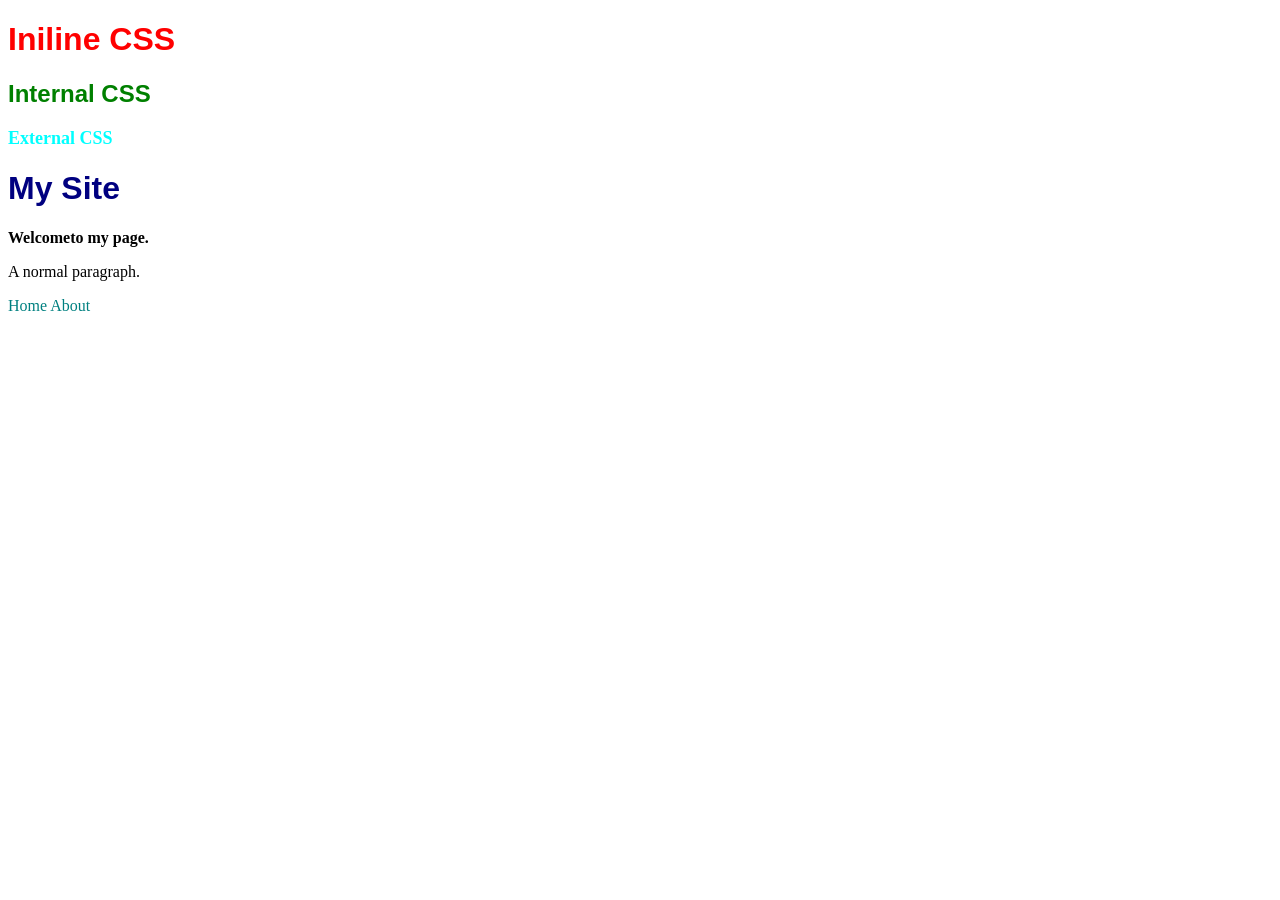
<file: index.html>
<!DOCTYPE html>
<html lang="en">
<head>
    <meta charset="UTF-8">
    <meta name="viewport" content="width=device-width, initial-scale=1.0">
    <title>Style</title>
    <style>
      h2{
        color: green;
      }
    </style>
    <link rel="stylesheet" href="style.css">

</head>
<body>
   <h1 style="color:red">Iniline CSS</h1> 
   <h2>Internal CSS</h2>
   <h3>External CSS</h3>

   <h1 id="main-title">My Site</h1>
   <p class="intro">Welcometo my page.</p>
   <p>A normal paragraph.</p>
   <nav>
    <a href="#">Home</a>
    <a href="#">About</a>
   </nav>
</body>
</html>
</file>
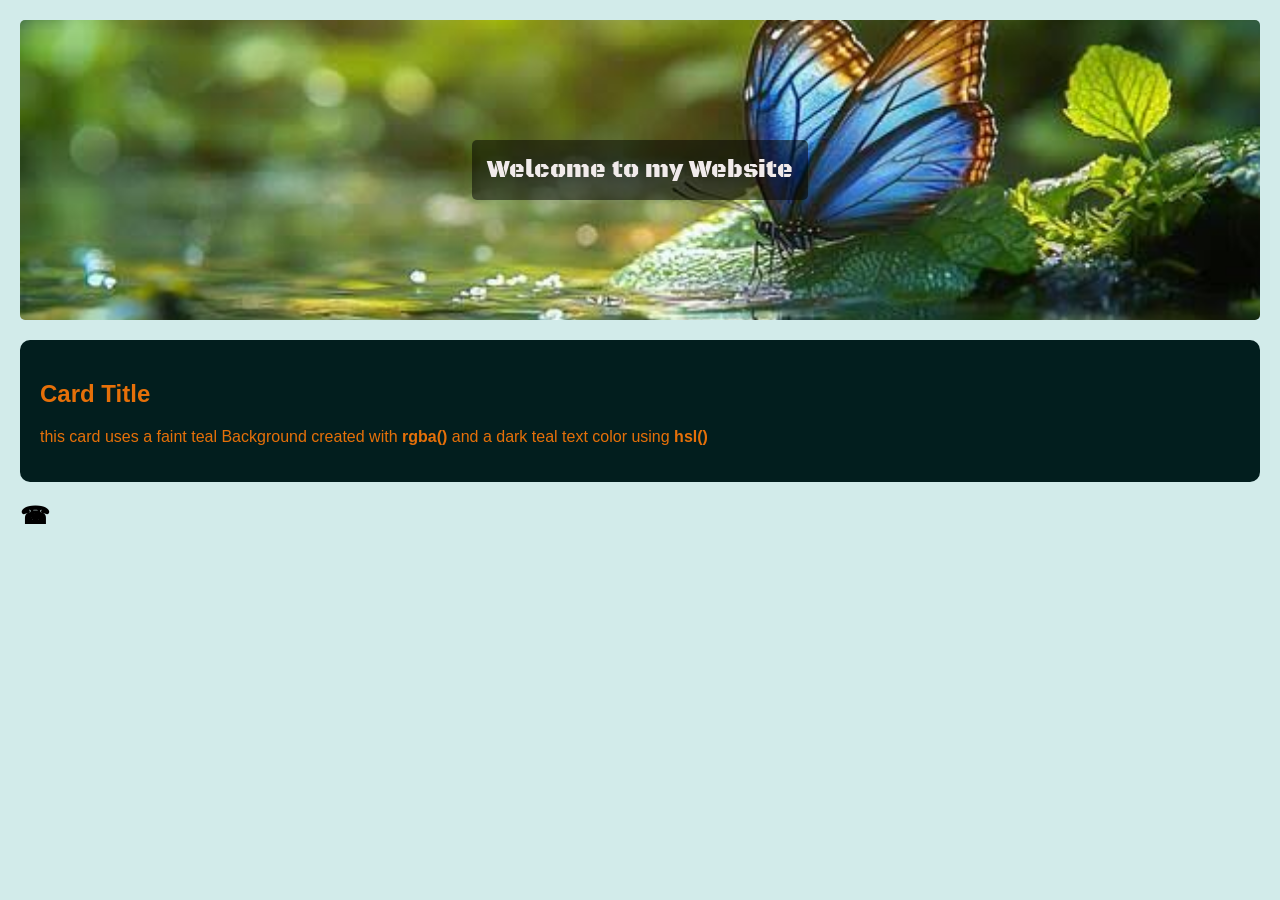
<file: Background/index.html>
<!DOCTYPE html>
<html lang="en">
<head>
    <meta charset="UTF-8">
    <meta name="viewport" content="width=device-width, initial-scale=1.0">
    <title>Background</title>


    <link rel="preconnect" href="https://fonts.googleapis.com">
<link rel="preconnect" href="https://fonts.gstatic.com" crossorigin>
<link href="https://fonts.googleapis.com/css2?family=Black+Ops+One&family=Oswald:wght@200..700&display=swap" rel="stylesheet">
      

<link rel="preconnect" href="https://fonts.googleapis.com">
<link rel="preconnect" href="https://fonts.gstatic.com" crossorigin>
<link href="https://fonts.googleapis.com/css2?family=Black+Ops+One&family=Manrope:wght@200..800&family=Nunito:ital,wght@0,200..1000;1,200..1000&family=Oswald:wght@200..700&family=Playwrite+ID:wght@100..400&family=Yuyu&family=Yuyu+Short&display=swap" rel="stylesheet">

    <style>

     body{
       background-color: rgb(210, 235, 234);
        font-family: Arial, sans-serif;
        margin:0px;
        padding: 20px;
        }


        
    .hero{
        background-image: url("images.jpg");
        background-size: cover;
        background-position: center;
        background-repeat: no-repeat;
        color:rgb(241, 235, 235);
        
        height: 300px;
        display: flex;
        align-items: center;
        justify-content: center;
        text-align: center;
        border-radius: 5px;
        margin-bottom: 20px;
    
    }

    .card{
        background-color: rgb(2, 30, 30);
        color: rgb(230, 112, 9);
        padding: 20px;
        border-radius: 10px;
        margin:20px auto;
        box-shadow: (0px,2px,8px);

        }

        h1{
            background-color: rgba(0, 0, 0, 0.5);
            border-radius: 5px;
            padding: 15px;

           
  font-family: "Black Ops One", system-ui;
  font-weight: 400;
  font-style: normal;
           
       }


     
       p{
        font-family: "Yuyu", sans-serif;
         font-weight: 400;
          font-style: normal;
       }

  
  

       






    </style>
</head>
<body>
    
    <section class="hero">
        <h1>Welcome to my Website</h1>
    </section>

    <div class="card">
        <H2>Card Title</H2>
   

    <p>
      this card uses a faint teal Background created with 
      <strong>   rgba()</strong>
     and a dark teal text color using
       <strong> hsl()</strong>
     
    </p>
     </div>



     <div id="phone">
        <h2>&phone;</h2>
     </div>


<p>

</p>

      
</body>
</html>
</file>
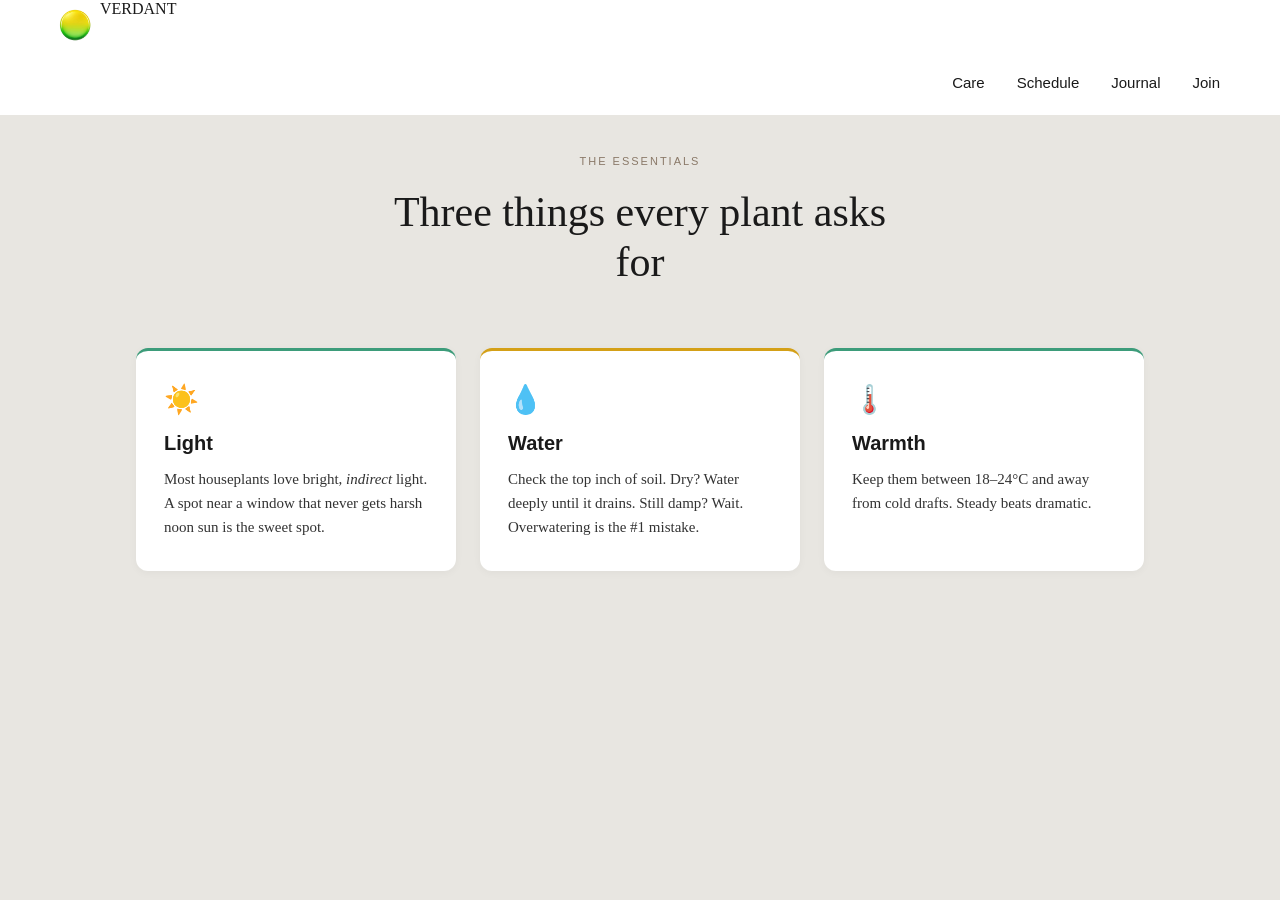
<file: Main_Project/index.html>
<!DOCTYPE html>
<html lang="en">
<head>
  <meta charset="UTF-8">
  <meta name="viewport" content="width=device-width, initial-scale=1.0">
  <title>Plant Care Essentials</title>
  <link rel="stylesheet" href="style.css">
</head>
<body>


     

        <div class="upper">


            <div class="logo">
                <img src="images.jpg" alt="" style="height: 50px; width:50px;">
                <p>VERDANT</p>
            </div>

               
  <header class="header">
    <nav class="nav">
      <a href="#care">Care</a>
      <a href="#schedule">Schedule</a>
      <a href="#journal">Journal</a>
      <a href="#join">Join</a>
    </nav>
  </header>


        </div>

        

    

    
  

  <section class="essentials">
    <p class="subheading">THE ESSENTIALS</p>
    <h1>Three things every plant asks<br>for</h1>
    
    <div class="cards">
      <div class="card">
        <span class="icon">☀️</span>
        <h2>Light</h2>
        <p>Most houseplants love bright, <em>indirect</em> light. A spot near a window that never gets harsh noon sun is the sweet spot.</p>
      </div>

      <div class="card">
        <span class="icon">💧</span>
        <h2>Water</h2>
        <p>Check the top inch of soil. Dry? Water deeply until it drains. Still damp? Wait. Overwatering is the #1 mistake.</p>
      </div>

      <div class="card">
        <span class="icon">🌡️</span>
        <h2>Warmth</h2>
        <p>Keep them between 18–24°C and away from cold drafts. Steady beats dramatic.</p>
      </div>
    </div>
  </section>
</body>
</html>
</file>
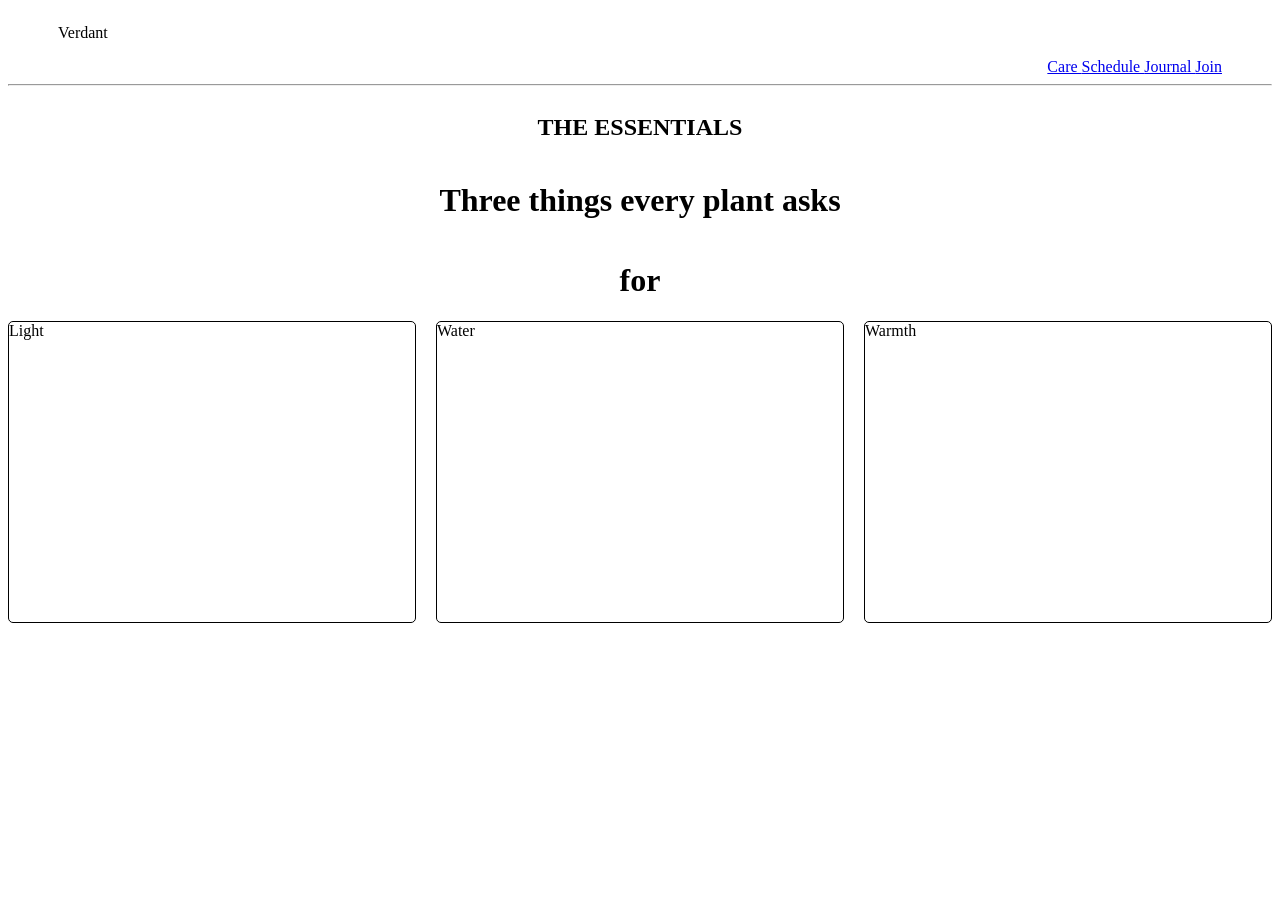
<file: Project/index.html>
<!DOCTYPE html>
<html lang="en">
<head>
    <meta charset="UTF-8">
    <meta name="viewport" content="width=device-width, initial-scale=1.0">
    <title>Project</title>

    <style>

        .head{
            display: flex;
            margin-left: 50px;
        }

        .navb{
           margin-right: 50px ;
            text-align: right;
            justify-content: right;  
            display: flex;
            gap:30px
        }

       .topheading{
           
            display: flex;
            gap:30px;
            align-items: center;
            align-content:center;
            justify-content: center;

        }   
        
        .parent{
            display: flex;
    gap: 20px;
        }

        .child{
            height: 300px;
            width: 500px;
            border-top-color: green; 

             border: 1px solid black;
            
            border-radius: 5px;
        }
    

    </style>
</head>
<body>

     <header>

        <div class="head">
            <div> 
            <p>Verdant</p>

            </div>    
         </div>

         <div class="navb">
                
            <nav>
                <a href="#">
           Care
            </a>
            
            <a href="#">
               Schedule
            </a>

            <a href="#">Journal

            </a>
            
            <a href="#">Join

            </a>
        </nav>


        </div>

        <hr>
       
     </header>

     <main>

        

          <div class="topheading">
            <h2>THE ESSENTIALS</h2>
          </div>
              
          <div class="topheading" >
            <h1>Three things every plant asks</h1>
                </div>
           
             <div class="topheading" >
               <h1>for</h1>
          </div>

       
       


         <div class="parent">

            <div class="child">Light</div>
            <div class="child">Water</div>
            <div class="child">Warmth</div>

         </div>



     </main>

     <footer>

     </footer>
    
</body>
</html>
</file>
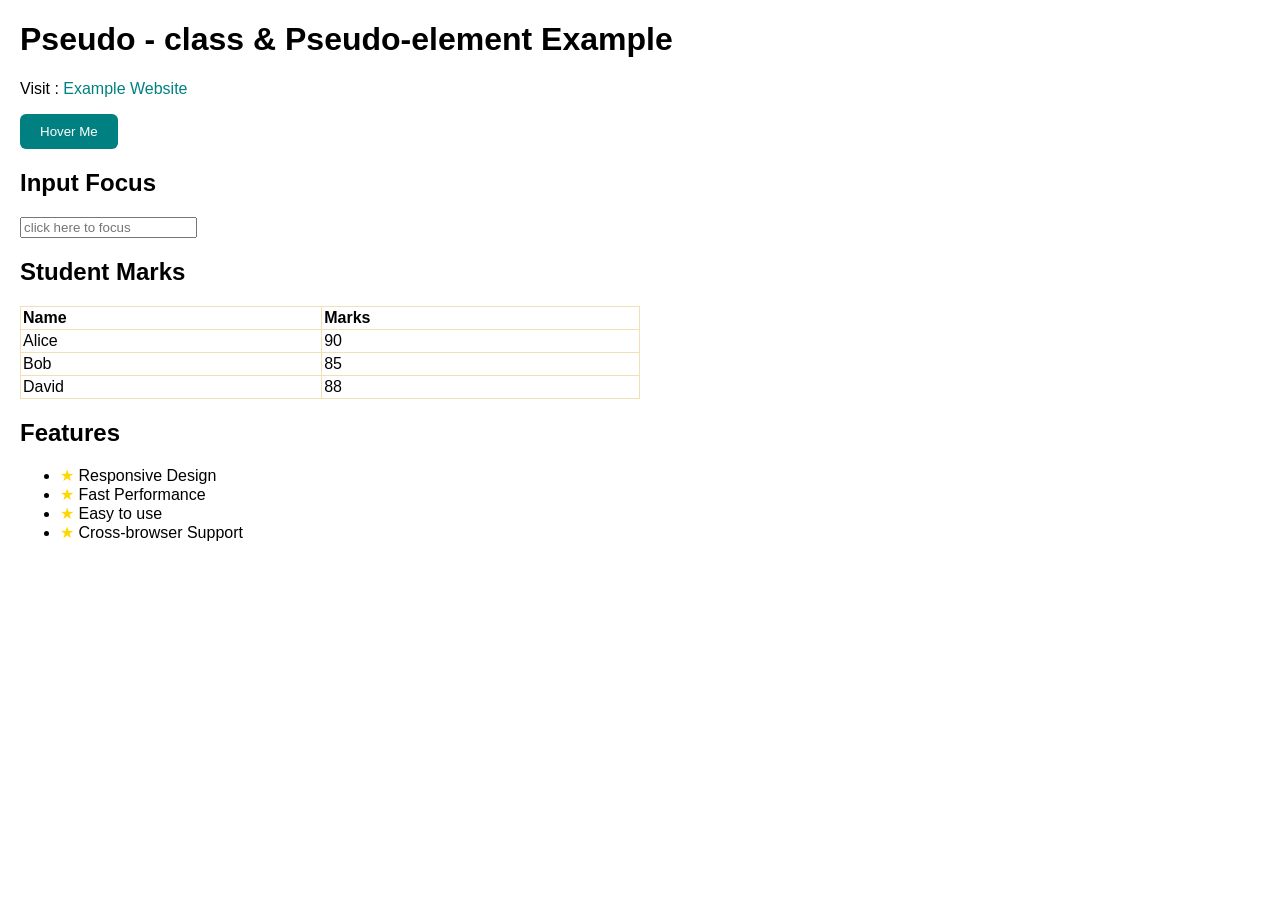
<file: pseudo/index.html>
<!DOCTYPE html>
<html lang="en">
<head>
    <meta charset="UTF-8">
    <meta name="viewport" content="width=device-width, initial-scale=1.0">
    <title>Pseudo</title>
</head>

<style>
    body{
        font-family: Arial, sans-serif;
        margin: 20px;
    }
    a{
        color: teal;
        text-decoration: none;
        transition: color 0.2s;
    }

    a:hover{
        color:crimson;
        text-decoration: underline;
    }

    .btn{
        background-color: teal;
        color: white;
        padding: 10px 20px;
        border: none;
        border-radius: 6px;
        cursor: pointer;

    }

    .btn:hover{
        background: blue;
    }

    input:focus{
        outline: 2px solid teal;
    }

    tr:nth-child(even){
        background: white;
    }

    table{
        border-collapse: collapse;
        width: 50%;
        margin-top: 20px;
    }
 
    th,td{
         padding: 2px;
         border: 1px solid wheat;
         text-align: left;
    }

       .features li::before {
        content: "★ ";
        color: gold;
    }
       
     
</style>

<body>

    <h1>
        Pseudo - class & Pseudo-element Example
    </h1>

    <p>
        Visit :
        <a href="https://example.com">Example Website</a>
    </p>


    <button class="btn">Hover Me</button>

    <h2>
        Input Focus
    </h2>

    <input type="text" name="" id=""  placeholder="click here to focus">

    <h2>Student Marks</h2>

    <table border="1">
        <tr>
            <th>Name</th>
            <th>Marks</th>
        </tr>

        <tr>
            <td>Alice</td>
            <td>90</td>
        </tr>

        <tr>
            <td>Bob</td>
            <td>85</td>
        </tr>

        <tr>
            <td>David</td>
            <td>88</td>
        </tr>

    </table>


    <h2>
        Features
    </h2>

    <ul class="features">
        <li>Responsive Design</li>
           <li> Fast Performance</li>
              <li>Easy to use</li>
                 <li>Cross-browser Support</li>
   </ul>

    
</body>
</html>
</file>
<file: style.css>
h3{
    color: aqua;
    font-size: 18px;
}

h1,h2{
    font-family: Arial,sans-serif;
}

#main-title{
    color:navy;
}

.intro{
    font-weight: bold;
}

nav a{
    color: teal;
    text-decoration: none;
}
</file>
<file: Main_Project/style.css>
* {
  margin: 0;
  padding: 0;
  box-sizing: border-box;
}

body {
  font-family: Georgia, 'Times New Roman', serif;
  background-color: #e8e6e1;
  color: #1a1a1a;
}

.upper{
    background-color: WHITE;
}

.logo{
   display: flex;
   padding-left: 50px;
   
}

/* Top Nav */
.header {
  display: flex;
  justify-content: flex-end;
  padding: 24px 60px;
}

.nav {
  display: flex;
  gap: 32px;
  font-family: Arial, sans-serif;
}

.nav a {
  text-decoration: none;
  color: #1a1a1a;
  font-size: 15px;
  font-weight: 400;
}

.nav a:hover {
  opacity: 0.7;
}

/* Main Section */
.essentials {
  max-width: 1200px;
  margin: 0 auto;
  text-align: center;
  padding: 40px 20px 80px;
}

.subheading {
  font-size: 11px;
  letter-spacing: 2px;
  text-transform: uppercase;
  color: #8a7968;
  margin-bottom: 20px;
  font-family: Arial, sans-serif;
}

h1 {
  font-size: 42px;
  font-weight: 400;
  margin-bottom: 60px;
  line-height: 1.2;
}

.cards {
  display: flex;
  gap: 24px;
  justify-content: center;
  flex-wrap: wrap;
}

.card {
  background: #ffffff;
  border-radius: 12px;
  padding: 32px 28px;
  width: 320px;
  text-align: left;
  box-shadow: 0 2px 8px rgba(0,0,0,0.04);
  border-top: 3px solid;
}

.card:nth-child(1) { border-top-color: #3d9c7a; }
.card:nth-child(2) { border-top-color: #d4a017; }
.card:nth-child(3) { border-top-color: #3d9c7a; }

.icon {
  font-size: 28px;
  margin-bottom: 16px;
  display: block;
}

.card h2 {
  font-size: 20px;
  font-weight: 600;
  margin-bottom: 12px;
  font-family: Arial, sans-serif;
}

.card p {
  font-size: 15px;
  line-height: 1.6;
  color: #333;
}

.card em { font-style: italic; }

@media (max-width: 768px) {
  .header { padding: 20px 24px; }
  .nav { gap: 20px; }
  h1 { font-size: 32px; }
  .cards { flex-direction: column; align-items: center; }
  .card { width: 100%; max-width: 400px; }
}
</file>
